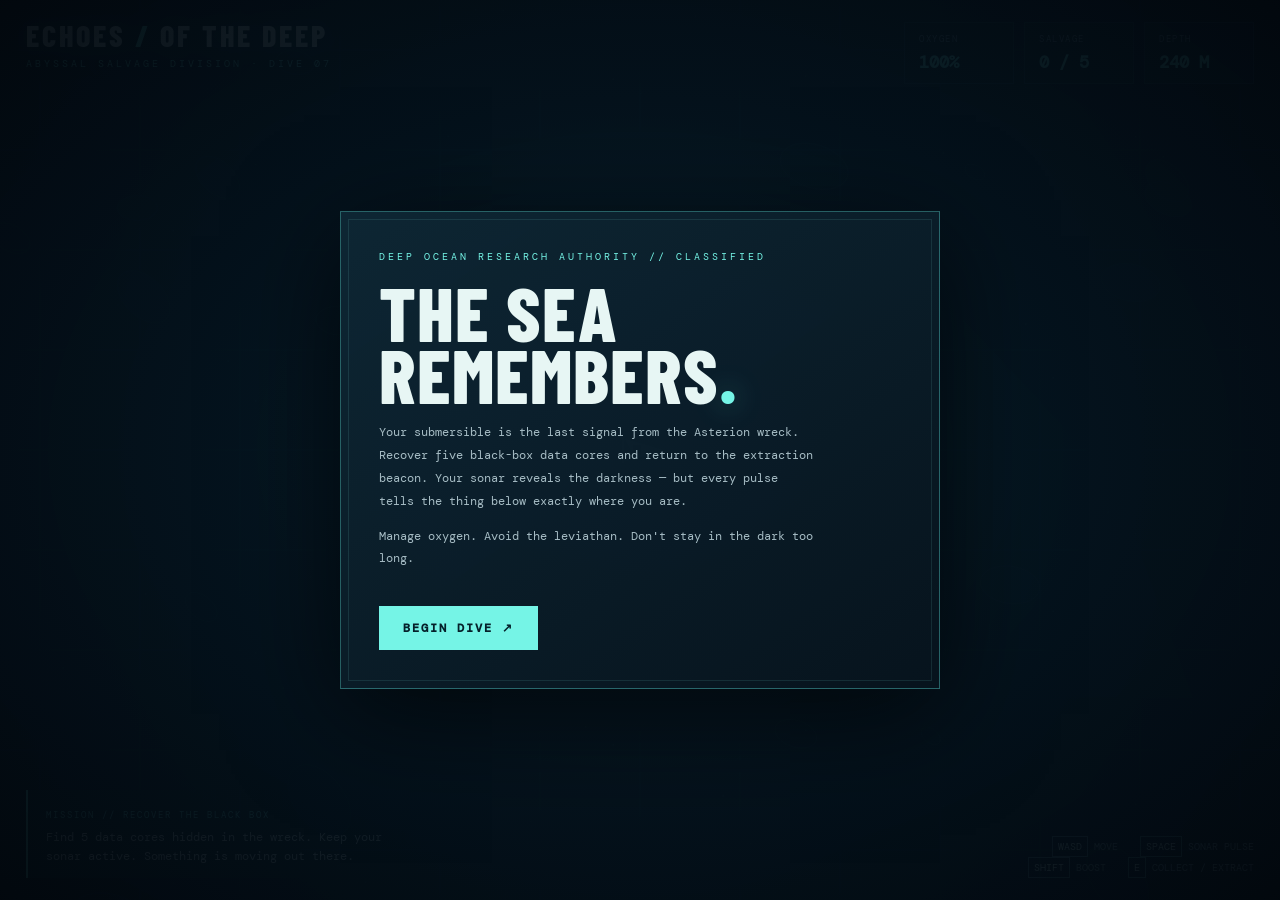
<file: echoes-of-the-deep/index.html>
<!doctype html>
<html lang="en">
<head>
<meta charset="utf-8"><meta name="viewport" content="width=device-width,initial-scale=1">
<title>ECHOES OF THE DEEP — Abyssal Salvage</title>
<link rel="preconnect" href="https://fonts.googleapis.com">
<link href="https://fonts.googleapis.com/css2?family=Barlow+Condensed:wght@500;600;700;800&family=DM+Mono:wght@400;500&display=swap" rel="stylesheet">
<style>
:root{--cyan:#75f4e6;--blue:#399fbd;--ink:#06121d;--panel:#0b1d2a;--muted:#7e9aa7;--white:#e7f6f4}
*{box-sizing:border-box}body{margin:0;background:#030b12;color:var(--white);font-family:'DM Mono',monospace;overflow:hidden}
#game{display:block;width:100vw;height:100vh;cursor:crosshair}
.hud{position:fixed;inset:0;pointer-events:none;padding:22px 26px;display:flex;flex-direction:column;justify-content:space-between}
.top{display:flex;justify-content:space-between;align-items:flex-start;gap:20px}
.brand{font:800 30px 'Barlow Condensed';letter-spacing:3px;line-height:.9;text-shadow:0 0 22px #52d9d566}
.brand small{display:block;font:10px 'DM Mono';letter-spacing:3px;color:var(--cyan);margin-top:8px}
.stats{display:flex;gap:10px}.stat{background:#071722d9;border:1px solid #3a718066;padding:10px 14px;min-width:110px;backdrop-filter:blur(8px)}
.stat label{display:block;color:var(--muted);font-size:9px;letter-spacing:1.5px;margin-bottom:6px}.stat strong{font-size:17px;color:var(--cyan)}
.bottom{display:flex;justify-content:space-between;align-items:flex-end;gap:20px}
.objective{max-width:380px;background:linear-gradient(90deg,#0b1d2add,transparent);padding:12px 18px;border-left:2px solid var(--cyan)}
.objective label{color:var(--cyan);font-size:9px;letter-spacing:2px}.objective div{font-size:12px;line-height:1.6;margin-top:5px}
.controls{font-size:10px;line-height:1.9;color:#a4bac2;text-align:right}.key{display:inline-block;border:1px solid #5c8b98;padding:0 5px;color:#e7ffff;margin-left:4px}
.overlay{position:fixed;inset:0;display:grid;place-items:center;background:radial-gradient(ellipse at center,#071d2be8,#02080ef5);z-index:5}
.card{width:min(600px,calc(100vw - 36px));padding:38px;background:linear-gradient(145deg,#0e2735f2,#07131df5);border:1px solid #4ab5b077;box-shadow:0 25px 100px #000a;position:relative}
.card:before{content:"";position:absolute;inset:7px;border:1px solid #7ceee51c;pointer-events:none}
.kicker{color:var(--cyan);font-size:10px;letter-spacing:3px}
h1{font:800 clamp(48px,9vw,76px)/.82 'Barlow Condensed';letter-spacing:1px;margin:18px 0 16px}
h1 span{color:var(--cyan);text-shadow:0 0 28px #63e7d966}
.desc{color:#a7bdc5;font-size:12px;line-height:1.9;max-width:440px}
button{margin-top:24px;background:var(--cyan);color:#05202a;border:0;padding:14px 24px;font:700 12px 'DM Mono';letter-spacing:2px;cursor:pointer;transition:.2s}
button:hover{background:#d4fff9;transform:translateY(-2px);box-shadow:0 8px 30px #75f4e655}
.hidden{display:none!important}.notice{position:fixed;left:50%;top:22%;transform:translateX(-50%);color:var(--cyan);font-size:11px;letter-spacing:2px;text-shadow:0 0 12px #75f4e6;pointer-events:none;opacity:0;transition:opacity .2s}
@media(max-width:650px){.hud{padding:14px}.brand{font-size:23px}.stats{gap:5px}.stat{min-width:74px;padding:8px}.stat strong{font-size:13px}.stat label{font-size:8px}.controls{font-size:8px}.objective{max-width:230px}.objective div{font-size:10px}}
</style></head>
<body>
<canvas id="game"></canvas>
<div class="hud">
 <div class="top">
  <div class="brand">ECHOES <span style="color:var(--cyan)">/</span> OF THE DEEP<small>ABYSSAL SALVAGE DIVISION · DIVE 07</small></div>
  <div class="stats">
   <div class="stat"><label>OXYGEN</label><strong id="oxygen">100%</strong></div>
   <div class="stat"><label>SALVAGE</label><strong id="salvage">0 / 5</strong></div>
   <div class="stat"><label>DEPTH</label><strong id="depth">240 M</strong></div>
  </div>
 </div>
 <div class="bottom">
  <div class="objective"><label>MISSION // RECOVER THE BLACK BOX</label><div id="mission">Find 5 data cores hidden in the wreck. Keep your sonar active. Something is moving out there.</div></div>
  <div class="controls"><span class="key">WASD</span> MOVE &nbsp; <span class="key">SPACE</span> SONAR PULSE<br><span class="key">SHIFT</span> BOOST &nbsp; <span class="key">E</span> COLLECT / EXTRACT</div>
 </div>
</div>
<div class="notice" id="notice">SONAR PULSE</div>
<div class="overlay" id="intro"><div class="card">
 <div class="kicker">DEEP OCEAN RESEARCH AUTHORITY // CLASSIFIED</div>
 <h1>THE SEA<br>REMEMBERS<span>.</span></h1>
 <p class="desc">Your submersible is the last signal from the Asterion wreck. Recover five black-box data cores and return to the extraction beacon. Your sonar reveals the darkness — but every pulse tells the thing below exactly where you are.</p>
 <p class="desc">Manage oxygen. Avoid the leviathan. Don't stay in the dark too long.</p>
 <button id="start">BEGIN DIVE ↗</button>
</div></div>
<div class="overlay hidden" id="end"><div class="card">
 <div class="kicker" id="endtag">DIVE REPORT // COMPLETE</div><h1 id="endtitle">MISSION<br><span>COMPLETE.</span></h1>
 <p class="desc" id="enddesc">All data cores recovered.</p><button id="again">DIVE AGAIN ↗</button>
</div></div>
<script src="game.js"></script>
</body></html>
</file>
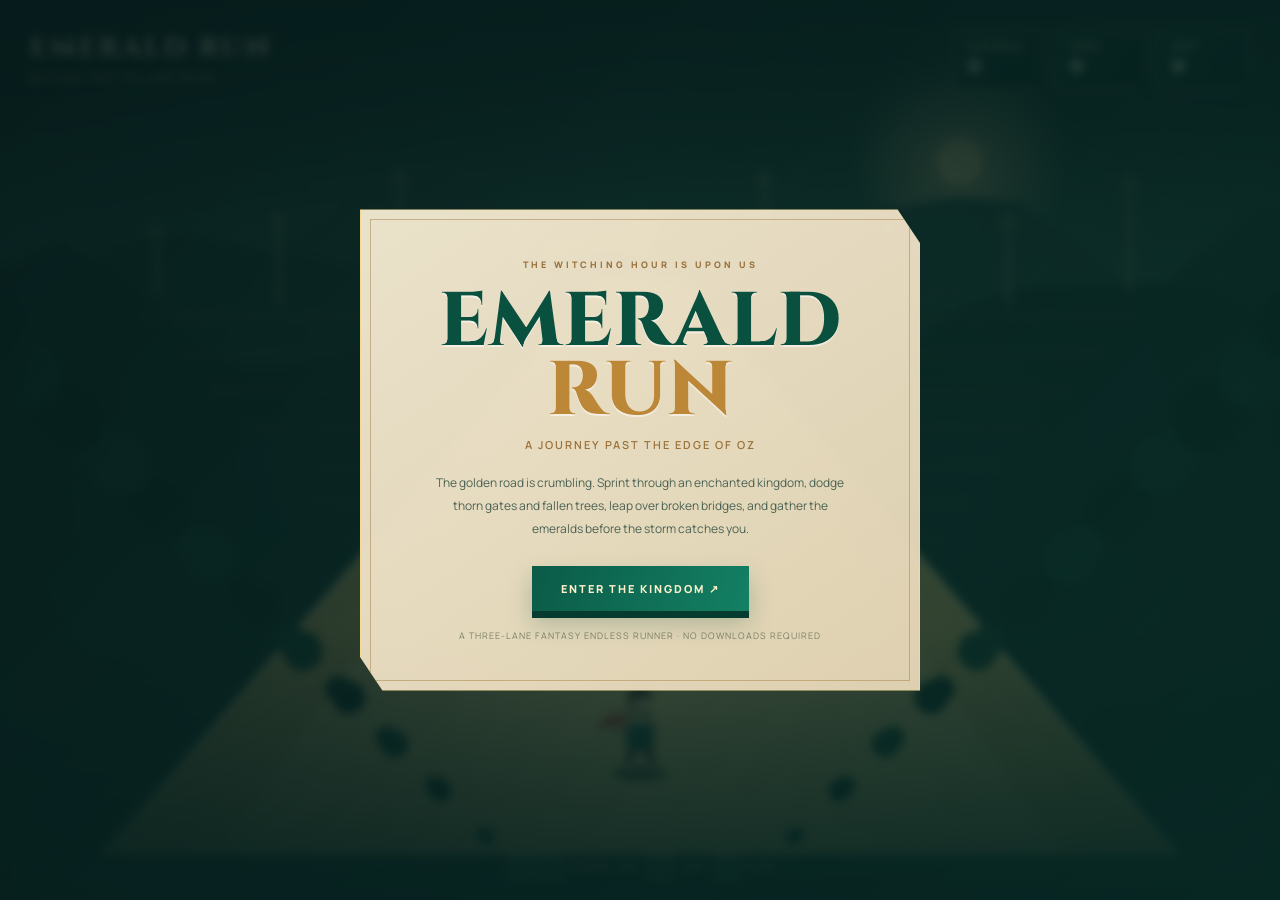
<file: emerald-run/index.html>
<!doctype html>
<html lang="en">
<head>
<meta charset="utf-8"><meta name="viewport" content="width=device-width,initial-scale=1,maximum-scale=1,user-scalable=no">
<title>EMERALD RUN — Beyond the Yellow Road</title>
<link rel="preconnect" href="https://fonts.googleapis.com">
<link href="https://fonts.googleapis.com/css2?family=Cinzel:wght@500;600;700;800&family=Manrope:wght@400;500;600;700;800&display=swap" rel="stylesheet">
<style>
:root{--jade:#0d624d;--deep:#082e29;--mint:#b9e8c9;--gold:#f1c979;--cream:#f5edda;--ink:#173b35}
*{box-sizing:border-box}html,body{margin:0;width:100%;height:100%;overflow:hidden;background:#071d1b;color:var(--cream);font-family:Manrope,system-ui,sans-serif}
#game{position:absolute;inset:0;width:100%;height:100%;display:block}
.vignette{position:absolute;inset:0;pointer-events:none;background:linear-gradient(180deg,#061b1b99 0%,transparent 24%,transparent 70%,#061b1bcc 100%),radial-gradient(ellipse at center,transparent 35%,#03120f66 100%)}
.hud{position:absolute;inset:0;padding:clamp(14px,2.5vw,30px);display:flex;justify-content:space-between;align-items:flex-start;pointer-events:none}
.brand{font:700 clamp(18px,2.3vw,27px) Cinzel,serif;letter-spacing:3px;color:#f6e7c6;text-shadow:0 2px 12px #03140f}
.brand small{display:block;font:700 9px Manrope;letter-spacing:3px;color:#d7bb79;margin-top:5px}
.hudright{display:flex;gap:10px}
.pill{min-width:92px;padding:9px 13px;border:1px solid #f4dc9a66;background:linear-gradient(135deg,#092e27dd,#061d1bd9);box-shadow:0 5px 20px #0004;backdrop-filter:blur(8px);clip-path:polygon(0 0,100% 0,100% 78%,90% 100%,0 100%)}
.pill label{display:block;font-size:8px;font-weight:800;letter-spacing:2px;color:#d9c18d}.pill strong{display:block;font:700 20px Cinzel;color:#fff1ce;margin-top:2px}
.bottom{position:absolute;left:50%;bottom:22px;transform:translateX(-50%);display:flex;gap:8px;align-items:center;pointer-events:none;white-space:nowrap}
.hint{font-size:9px;letter-spacing:1px;color:#e9dfc5aa;text-shadow:0 2px 5px #000}
.key{display:inline-grid;place-items:center;min-width:23px;height:23px;padding:0 6px;border:1px solid #e8d19a77;background:#092a25bb;color:#f4dfad;font-size:9px;margin:0 3px}
.overlay{position:absolute;inset:0;display:grid;place-items:center;padding:20px;background:linear-gradient(135deg,#061b1bd9,#082b26b8);backdrop-filter:blur(5px);z-index:4}
.panel{position:relative;width:min(560px,100%);padding:clamp(26px,5vw,48px);background:linear-gradient(145deg,#f4ead2f5,#e5d6b5f5);color:var(--ink);border:1px solid #f6d990;box-shadow:0 28px 100px #0009;text-align:center;clip-path:polygon(0 0,96% 0,100% 7%,100% 100%,4% 100%,0 93%)}
.panel:before{content:"";position:absolute;inset:9px;border:1px solid #a8874c88;pointer-events:none}
.eyebrow{font-size:9px;font-weight:800;letter-spacing:3px;color:#98713a}
h1{font:800 clamp(40px,9vw,76px)/.9 Cinzel,serif;letter-spacing:1px;margin:17px 0 12px;color:#0a503f;text-shadow:0 2px #fff8}
h1 em{font-style:normal;color:#bd8738}
.subtitle{font:600 11px Manrope;letter-spacing:2px;color:#9b713b}
.copy{max-width:420px;margin:20px auto 0;font-size:12px;line-height:1.9;color:#4c6254}
button{position:relative;margin-top:25px;padding:15px 29px;border:0;background:linear-gradient(110deg,#0b5b47,#138064);color:#fff0cb;font:800 11px Manrope;letter-spacing:2px;cursor:pointer;box-shadow:0 7px 0 #063b30,0 12px 24px #174f3d44;transition:.18s}
button:hover{transform:translateY(-2px);filter:brightness(1.12)}
button:active{transform:translateY(4px);box-shadow:0 3px 0 #063b30}
.smallnote{font-size:9px;color:#7d8068;margin-top:18px;letter-spacing:1px}
.hidden{display:none!important}
#pauseBtn{position:absolute;right:28px;bottom:25px;pointer-events:auto;border:1px solid #f4dc9a66;background:#092e27cc;color:#f4dfad;padding:9px 12px;margin:0;font-size:9px}
@media(max-width:600px){.hud{padding:13px}.hudright{gap:5px}.pill{min-width:65px;padding:7px 8px}.pill strong{font-size:15px}.pill label{font-size:7px}.brand{font-size:16px}.brand small{font-size:7px;letter-spacing:2px}.bottom{bottom:15px}.hint{font-size:8px}.key{height:20px;min-width:20px}#pauseBtn{right:13px;bottom:52px}}
</style></head>
<body>
<canvas id="game"></canvas><div class="vignette"></div>
<div class="hud">
 <div class="brand">EMERALD RUN<small>BEYOND THE YELLOW ROAD</small></div>
 <div class="hudright">
  <div class="pill"><label>DISTANCE</label><strong id="distance">0</strong></div>
  <div class="pill"><label>GEMS</label><strong id="gems">0</strong></div>
  <div class="pill"><label>BEST</label><strong id="best">0</strong></div>
 </div>
</div>
<div class="bottom"><span class="hint"><span class="key">←</span><span class="key">→</span> CHANGE LANE</span><span class="hint"><span class="key">↑</span> JUMP</span><span class="hint"><span class="key">↓</span> SLIDE</span></div>
<button id="pauseBtn" class="hidden">Ⅱ PAUSE</button>
<div class="overlay" id="menu"><div class="panel">
 <div class="eyebrow">THE WITCHING HOUR IS UPON US</div>
 <h1>EMERALD<br><em>RUN</em></h1><div class="subtitle">A JOURNEY PAST THE EDGE OF OZ</div>
 <p class="copy">The golden road is crumbling. Sprint through an enchanted kingdom, dodge thorn gates and fallen trees, leap over broken bridges, and gather the emeralds before the storm catches you.</p>
 <button id="play">ENTER THE KINGDOM ↗</button>
 <div class="smallnote">A THREE-LANE FANTASY ENDLESS RUNNER · NO DOWNLOADS REQUIRED</div>
</div></div>
<div class="overlay hidden" id="result"><div class="panel">
 <div class="eyebrow" id="resulttag">THE ROAD REMEMBERS</div><h1 id="resulttitle">RUN<br><em>ENDED</em></h1>
 <p class="copy" id="resultcopy">The storm has caught up with you.</p>
 <button id="retry">RUN IT BACK ↗</button><div class="smallnote">TIP: JUMP OVER ROOTS · SLIDE UNDER THORN ARCHES</div>
</div></div>
<div class="overlay hidden" id="pause"><div class="panel">
 <div class="eyebrow">TAKE A BREATH, TRAVELLER</div><h1>PAUSED</h1><p class="copy">The yellow road can wait. The storm cannot.</p><button id="resume">CONTINUE RUN ↗</button>
</div></div>
<script src="game.js"></script>
</body></html>
</file>
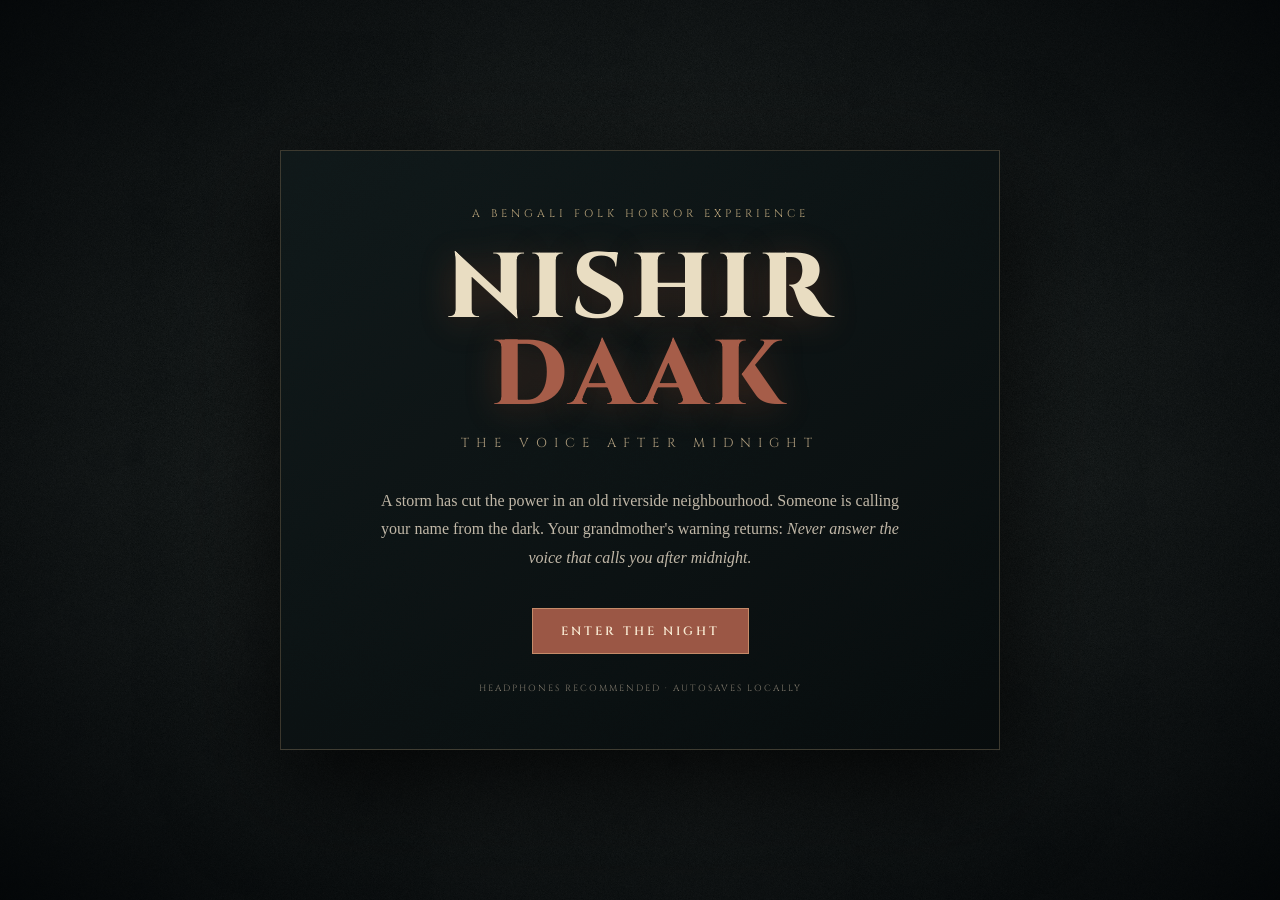
<file: nishir-daak/index.html>
<!doctype html><html lang="en"><head><meta charset="utf-8"><meta name="viewport" content="width=device-width,initial-scale=1"><title>NISHIR DAAK — The Voice After Midnight</title><link rel="stylesheet" href="style.css"></head><body><div id="title" class="overlay"><div class="titlebox"><div class="eyebrow">A BENGALI FOLK HORROR EXPERIENCE</div><h1>NISHIR <em>DAAK</em></h1><p class="subtitle">THE VOICE AFTER MIDNIGHT</p><p class="intro">A storm has cut the power in an old riverside neighbourhood. Someone is calling your name from the dark. Your grandmother's warning returns: <i>Never answer the voice that calls you after midnight.</i></p><button id="start">ENTER THE NIGHT</button><div class="small">HEADPHONES RECOMMENDED · AUTOSAVES LOCALLY</div></div></div><div id="game"><canvas id="screen" width="1280" height="720"></canvas><div class="hud"><div class="topline"><span>12:17 AM · KALIGANJ</span><span id="chapter">CHAPTER I — THE BLACKOUT</span><span id="objective">Find the source of the knocking</span></div><div class="bottomline"><div class="meter"><span>FEAR</span><div><i id="fearbar"></i></div></div><div class="meter"><span>BREATH</span><div><i id="breathbar"></i></div></div><div class="hint" id="hint">WASD MOVE · SHIFT RUN · E INTERACT · F LANTERN</div><button id="sound">SOUND ON</button></div></div><div id="dialogue" class="dialogue hidden"><div class="speaker" id="speaker">GRANDMOTHER</div><div id="line"></div><button id="continue">CONTINUE</button></div><div id="note" class="note hidden"></div><div id="end" class="overlay hidden"><div class="titlebox"><div class="eyebrow">THE NIGHT REMEMBERS</div><h1 id="endingTitle">THE DAWN</h1><p id="endingText"></p><button id="again">RETURN TO THE BEGINNING</button></div></div></div><script src="game.js"></script></body></html>
</file>
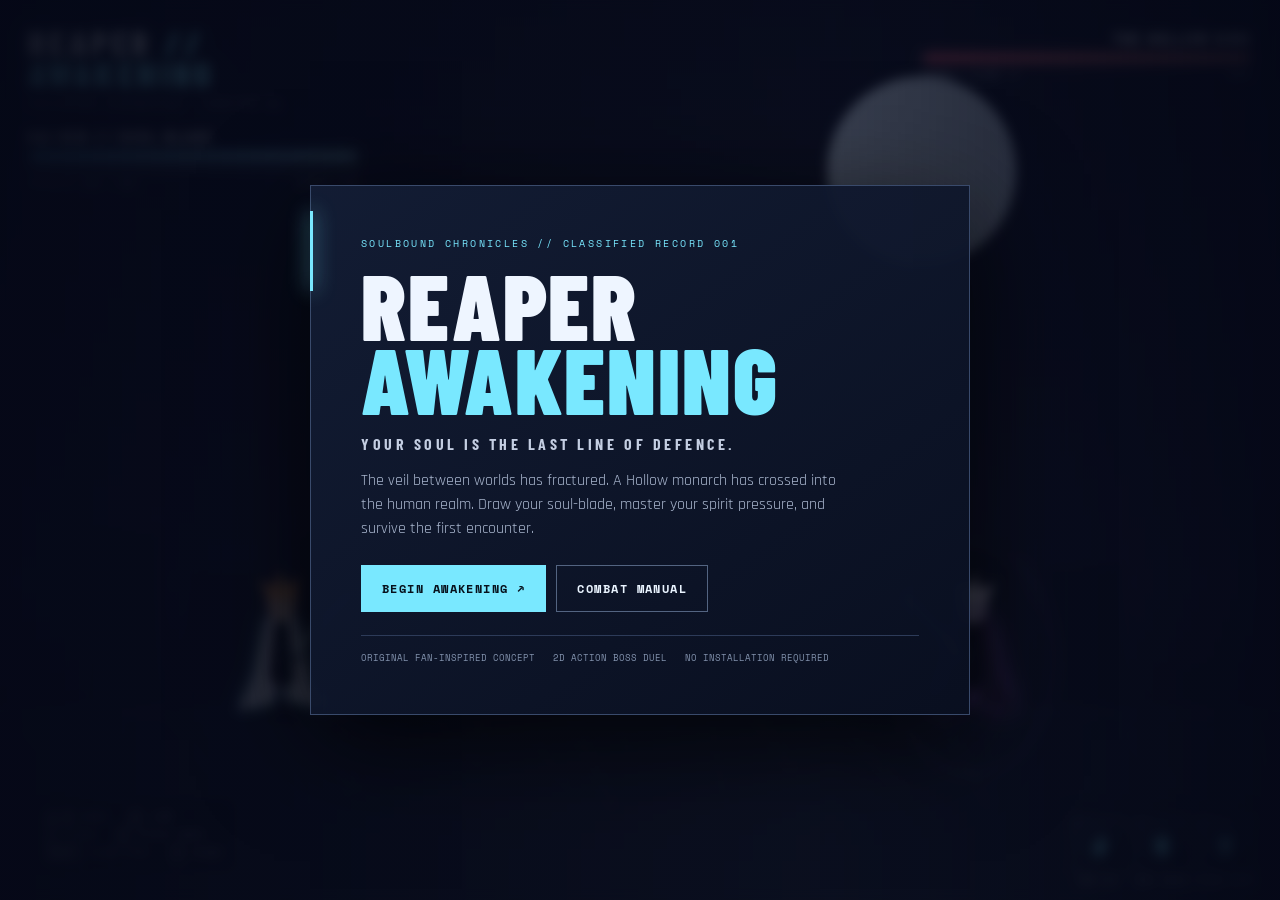
<file: reaper-awakening/index.html>
<!doctype html>
<html lang="en">
<head>
<meta charset="utf-8"><meta name="viewport" content="width=device-width,initial-scale=1">
<meta name="theme-color" content="#080b18">
<title>REAPER: AWAKENING — Spirit Duel</title>
<style>
@import url('https://fonts.googleapis.com/css2?family=Barlow+Condensed:wght@600;700;800;900&family=Rajdhani:wght@500;600;700&family=Space+Mono:wght@400;700&display=swap');
:root{--cyan:#79e8ff;--violet:#c28bff;--red:#ff5a76;--gold:#ffd77b;--ink:#080b18}
*{box-sizing:border-box}html,body{margin:0;width:100%;height:100%;overflow:hidden;background:#070a14;color:#eef5ff;font-family:Rajdhani,sans-serif}
#game{display:block;width:100vw;height:100vh;touch-action:none}
.hud{position:fixed;inset:0;pointer-events:none;padding:clamp(12px,2.2vw,28px);display:flex;flex-direction:column;justify-content:space-between}
.top{display:flex;justify-content:space-between;gap:18px;align-items:flex-start}
.brand{font:900 clamp(20px,3vw,34px)/.9 'Barlow Condensed';letter-spacing:.13em;text-shadow:0 0 22px #79e8ff44}
.brand span{color:var(--cyan)}.sub{font:10px 'Space Mono';letter-spacing:.17em;color:#9ba9c1;margin-top:7px}
.hudblock{width:min(330px,40vw)}.hudname{font:700 17px 'Barlow Condensed';letter-spacing:.12em;margin-bottom:5px}
.boss{text-align:right;margin-left:auto}
.bar{height:10px;background:#1a2338;border:1px solid #53607c;padding:2px;transform:skewX(-13deg)}
.bar i{display:block;height:100%;width:100%;background:linear-gradient(90deg,#ff496c,#ff9d79);box-shadow:0 0 13px #ff496c}
.playerbar i{background:linear-gradient(90deg,#53caff,#b0f5ff);box-shadow:0 0 13px #53caff}
.spbar{margin-top:5px;height:5px}.spbar i{background:linear-gradient(90deg,#9276ff,#e1aaff)}
.stats{display:flex;justify-content:space-between;color:#9ba9c1;font:9px 'Space Mono';margin-top:5px}
.bottom{display:flex;justify-content:space-between;align-items:end;gap:12px}
.controls{font:10px/1.8 'Space Mono';color:#a5b1c9;background:#0b1020c9;border:1px solid #28334d;padding:9px 13px}
kbd{border:1px solid #63718c;border-bottom-width:2px;border-radius:3px;padding:1px 5px;color:white}
.skills{display:flex;gap:9px}
.skill{width:54px;height:54px;border:1px solid #60729a;background:linear-gradient(145deg,#18233e,#090f20);display:grid;place-items:center;position:relative;box-shadow:0 0 20px #0008}
.skill b{font:900 22px 'Barlow Condensed';color:var(--cyan);text-shadow:0 0 12px var(--cyan)}
.skill small{position:absolute;bottom:-16px;font:9px 'Space Mono';color:#aab8d0;white-space:nowrap}
.overlay{position:fixed;inset:0;display:grid;place-items:center;padding:18px;background:linear-gradient(90deg,#050816eF,#080b18b5 65%,#050816eF);backdrop-filter:blur(6px);transition:opacity .25s}
.overlay.hide{opacity:0;pointer-events:none}
.panel{width:min(660px,100%);padding:clamp(24px,5vw,50px);background:linear-gradient(145deg,#131d35f5,#090f20f5);border:1px solid #394a6b;box-shadow:0 25px 100px #000b;position:relative}
.panel:before{content:"";position:absolute;left:-1px;top:25px;width:3px;height:80px;background:var(--cyan);box-shadow:0 0 20px var(--cyan)}
.eyebrow{font:10px 'Space Mono';letter-spacing:.24em;color:var(--cyan);margin-bottom:17px}
h1{font:900 clamp(48px,10vw,92px)/.8 'Barlow Condensed';letter-spacing:.02em;margin:0;text-transform:uppercase}
h1 em{font-style:normal;color:var(--cyan)}
.subtitle{font:700 16px 'Barlow Condensed';letter-spacing:.22em;color:#c4cee2;margin:19px 0 13px}
.desc{font-size:16px;line-height:1.5;color:#a9b6ce;max-width:500px}
.actions{display:flex;gap:10px;flex-wrap:wrap;margin-top:24px}
button{font:700 12px 'Space Mono';letter-spacing:.12em;padding:14px 20px;border:1px solid var(--cyan);background:var(--cyan);color:#06101b;cursor:pointer}
button.alt{background:transparent;color:#eaf4ff;border-color:#536481}
button:hover{filter:brightness(1.12);transform:translateY(-1px)}
.meta{display:flex;gap:18px;flex-wrap:wrap;border-top:1px solid #2d3b59;margin-top:23px;padding-top:15px;font:9px 'Space Mono';color:#8292ad}
.toast{position:fixed;top:22%;left:50%;transform:translate(-50%,-10px);font:700 15px 'Space Mono';letter-spacing:.18em;color:#d8f7ff;text-shadow:0 0 18px #79e8ff;opacity:0;transition:.2s;pointer-events:none;white-space:nowrap}
.toast.show{opacity:1;transform:translate(-50%,0)}
@media(max-width:650px){.hud{padding:10px}.hudname{font-size:13px}.hudblock{width:42vw}.bar{height:8px}.controls{font-size:8px;padding:6px}.skill{width:40px;height:40px}.skill b{font-size:18px}.sub{font-size:8px}}
</style>
</head>
<body>
<canvas id="game"></canvas>
<div class="hud">
 <div class="top">
  <div class="hudblock">
   <div class="brand">REAPER <span>// AWAKENING</span></div><div class="sub">SOULBOUND CHRONICLES · CHAPTER 01</div>
   <div style="margin-top:15px" class="hudname">KAI REN // SOUL-BLADE</div>
   <div class="bar playerbar"><i id="hp"></i></div><div class="bar spbar"><i id="sp"></i></div>
   <div class="stats"><span id="hptext">VITALITY 100 / 100</span><span id="sptext">SPIRIT 100</span></div>
  </div>
  <div class="hudblock boss">
   <div class="hudname" id="bossname">THE HOLLOW KING</div>
   <div class="bar"><i id="bosshp"></i></div>
   <div class="stats"><span>ANOMALY CLASS: S</span><span id="bosstext">100%</span></div>
  </div>
 </div>
 <div class="bottom">
  <div class="controls"><kbd>A</kbd><kbd>D</kbd> MOVE &nbsp; <kbd>W</kbd> JUMP<br><kbd>J</kbd> SLASH &nbsp; <kbd>K</kbd> SPIRIT WAVE<br><kbd>SHIFT</kbd> FLASH STEP &nbsp; <kbd>P</kbd> PAUSE</div>
  <div class="skills"><div class="skill"><b>J</b><small>ZEN CUT</small></div><div class="skill"><b>K</b><small>SOUL WAVE</small></div><div class="skill"><b>⇧</b><small>FLASH STEP</small></div></div>
 </div>
</div>
<div class="toast" id="toast">SPIRIT PRESSURE RISING</div>
<div class="overlay" id="overlay"><div class="panel">
 <div class="eyebrow">SOULBOUND CHRONICLES // CLASSIFIED RECORD 001</div>
 <h1>REAPER<br><em>AWAKENING</em></h1>
 <div class="subtitle">YOUR SOUL IS THE LAST LINE OF DEFENCE.</div>
 <p class="desc">The veil between worlds has fractured. A Hollow monarch has crossed into the human realm. Draw your soul-blade, master your spirit pressure, and survive the first encounter.</p>
 <div class="actions"><button id="main">BEGIN AWAKENING ↗</button><button class="alt" id="manual">COMBAT MANUAL</button></div>
 <div class="meta"><span>ORIGINAL FAN-INSPIRED CONCEPT</span><span>2D ACTION BOSS DUEL</span><span>NO INSTALLATION REQUIRED</span></div>
</div></div>
<script>
(()=>{
const c=document.querySelector('#game'),x=c.getContext('2d'),$=id=>document.getElementById(id);
let W=innerWidth,H=innerHeight,D=devicePixelRatio||1;
function resize(){W=innerWidth;H=innerHeight;c.width=W*D;c.height=H*D;x.setTransform(D,0,0,D,0,0)}addEventListener('resize',resize);resize();
const clamp=(v,a,b)=>Math.max(a,Math.min(b,v)),rand=(a,b)=>a+Math.random()*(b-a),TAU=Math.PI*2;
let mode='menu',keys={},mouseDown=false,player,boss,shots=[],enemyShots=[],particles=[],rings=[],tick=0,last=0,shake=0,flash=0,slashCD=0,waveCD=0,dashCD=0,score=0,high=+(localStorage.reaperHigh||0);
const floorY=()=>H*.79;
function reset(){player={x:W*.22,y:floorY(),vx:0,vy:0,hp:100,sp:100,face:1,ground:true,inv:0,attack:0,attackCD:0,dash:0};boss={x:W*.76,y:floorY(),hp:1000,max:1000,phase:0,timer:1.4,attack:'idle',hit:0};shots=[];enemyShots=[];particles=[];rings=[];score=0;shake=0;slashCD=0;waveCD=0;dashCD=0;hud()}
function hud(){$('hp').style.width=player.hp+'%';$('sp').style.width=player.sp+'%';$('hptext').textContent=`VITALITY ${Math.ceil(player.hp)} / 100`;$('sptext').textContent=`SPIRIT ${Math.floor(player.sp)}`;$('bosshp').style.width=(boss.hp/boss.max*100)+'%';$('bosstext').textContent=Math.ceil(boss.hp/boss.max*100)+'%'}
function toast(t){$('toast').textContent=t;$('toast').classList.add('show');setTimeout(()=>$('toast').classList.remove('show'),1200)}
function burst(px,py,color,n=14,power=180){for(let i=0;i<n;i++){let a=rand(0,TAU),v=rand(power*.15,power);particles.push({x:px,y:py,vx:Math.cos(a)*v,vy:Math.sin(a)*v,life:rand(.2,.7),max:.7,color,r:rand(1,4)})}}
function ring(px,py,color){rings.push({x:px,y:py,r:8,life:.45,color})}
function damageBoss(amount){boss.hp=Math.max(0,boss.hp-amount);boss.hit=.13;score+=amount;shake=Math.max(shake,3);if(boss.hp<=0)win()}
function damagePlayer(amount){if(player.inv>0||mode!=='play')return;player.hp-=amount;player.inv=.75;shake=9;flash=.18;burst(player.x,player.y,'#ff5278',18,230);if(player.hp<=0){player.hp=0;gameOver()}hud()}
function slash(){if(player.attackCD>0)return;player.attack=.19;player.attackCD=.34;let hit=Math.abs(boss.x-player.x)<145&&Math.abs(boss.y-player.y)<100&&player.face===(boss.x>player.x?1:-1);burst(player.x+player.face*55,player.y-35,'#b8f4ff',9,120);if(hit){damageBoss(46);burst(boss.x-20,boss.y-55,'#c89aff',12,170)}}
function wave(){if(player.sp<25||waveCD>0)return;player.sp-=25;waveCD=.75;shots.push({x:player.x+player.face*28,y:player.y-45,vx:player.face*610,life:1.5,r:18});burst(player.x+player.face*30,player.y-45,'#7de9ff',18,210);hud()}
function dash(){if(dashCD>0)return;player.dash=.18;player.inv=.25;dashCD=.9;player.x+=player.face*145;player.x=clamp(player.x,35,W-35);burst(player.x-player.face*30,player.y-30,'#a7edff',14,160)}
function bossAttack(){let distance=Math.abs(player.x-boss.x);if(boss.hp<boss.max*.48)boss.phase=1;
if(distance>230){boss.attack='charge';boss.timer=.8}else if(Math.random()<.5){boss.attack='slam';boss.timer=.9}else{boss.attack='burst';boss.timer=1.1}}
function update(dt){tick+=dt;if(mode!=='play')return;
player.attackCD-=dt;player.inv-=dt;player.dash-=dt;slashCD-=dt;waveCD-=dt;dashCD-=dt;player.sp=Math.min(100,player.sp+dt*5);
let move=(keys.d?1:0)-(keys.a?1:0);if(move)player.face=move;let speed=player.dash>0?950:330;
player.vx=move*speed;player.x=clamp(player.x+player.vx*dt,28,W-28);
if(keys.w&&player.ground){player.vy=-590;player.ground=false}
player.vy+=1450*dt;player.y+=player.vy*dt;if(player.y>=floorY()){player.y=floorY();player.vy=0;player.ground=true}
if(keys.j){keys.j=false;slash()}if(keys.k){keys.k=false;wave()}if(keys.shift){keys.shift=false;dash()}
if(boss.attack==='idle'){boss.timer-=dt;if(boss.timer<=0)bossAttack()}
else{boss.timer-=dt;if(boss.attack==='charge'){boss.x+=(player.x>boss.x?1:-1)*260*dt;if(boss.timer<=0){if(Math.abs(player.x-boss.x)<75)damagePlayer(22);boss.attack='idle';boss.timer=1.1}}
else if(boss.attack==='slam'){if(boss.timer<.27&&boss.timer+dt>=.27){ring(boss.x,floorY()-5,'#c78bff');shake=8;if(Math.abs(player.x-boss.x)<210&&player.ground)damagePlayer(20)}if(boss.timer<=0){boss.attack='idle';boss.timer=rand(.8,1.4)}}
else if(boss.attack==='burst'){if(boss.timer<.6&&boss.timer+dt>=.6){for(let i=-1;i<=1;i++)enemyShots.push({x:boss.x-25,y:boss.y-80,vx:-330,vy:i*105-15,life:1.8,r:10});burst(boss.x,boss.y-80,'#c78bff',18,140)}if(boss.timer<=0){boss.attack='idle';boss.timer=rand(.8,1.5)}}}
boss.hit=Math.max(0,boss.hit-dt);
shots.forEach(s=>{s.x+=s.vx*dt;s.life-=dt;if(Math.abs(s.x-boss.x)<bossR()+s.r&&Math.abs(s.y-(boss.y-50))<65){damageBoss(80);burst(s.x,s.y,'#8feeff',18,210);s.life=0}});shots=shots.filter(s=>s.life>0&&s.x>-40&&s.x<W+40);
enemyShots.forEach(s=>{s.x+=s.vx*dt;s.y+=s.vy*dt;s.life-=dt;if(Math.hypot(s.x-player.x,s.y-(player.y-40))<s.r+22){damagePlayer(13);s.life=0}});enemyShots=enemyShots.filter(s=>s.life>0);
particles.forEach(p=>{p.x+=p.vx*dt;p.y+=p.vy*dt;p.vx*=Math.pow(.1,dt);p.vy*=Math.pow(.1,dt);p.life-=dt});particles=particles.filter(p=>p.life>0);
rings.forEach(r=>{r.r+=450*dt;r.life-=dt});rings=rings.filter(r=>r.life>0);shake=Math.max(0,shake-26*dt);flash=Math.max(0,flash-dt);hud()}
function bossR(){return boss.phase?58:50}
function win(){mode='win';high=Math.max(high,score);localStorage.reaperHigh=high;show('THE KING FALLS','The Hollow monarch dissolves into a storm of spirit ash. The breach is sealed... for now.','PLAY AGAIN ↗')}
function gameOver(){mode='over';show('SOUL EXTINGUISHED','Your spirit pressure fades. The Hollow King remains. Regroup and return stronger.','RETRY ↗')}
function show(title,desc,btn){$('overlay').classList.remove('hide');$('overlay').querySelector('h1').innerHTML=title.replace(' ','<br><em>');$('overlay').querySelector('.subtitle').textContent=desc;$('overlay').querySelector('.desc').textContent=`FINAL DAMAGE ${Math.floor(score).toLocaleString()} // BEST ${Math.floor(high).toLocaleString()}`;$('main').textContent=btn;$('manual').style.display='none'}
function pause(){if(mode==='play'){mode='pause';show('BATTLE PAUSED','The spirit realm waits.','RESUME ↗')}else if(mode==='pause'){mode='play';$('overlay').classList.add('hide')}}
addEventListener('keydown',e=>{let k=e.key.toLowerCase();keys[k]=true;if(k==='p')pause();if([' ','arrowleft','arrowright','arrowup','arrowdown'].includes(k))e.preventDefault()});
addEventListener('keyup',e=>keys[e.key.toLowerCase()]=false);
$('main').onclick=()=>{if(mode==='pause'){mode='play';$('overlay').classList.add('hide')}else{reset();mode='play';$('overlay').classList.add('hide');toast('SPIRIT PRESSURE RISING')}};
$('manual').onclick=()=>{$('overlay').querySelector('h1').innerHTML='COMBAT<br><em>MANUAL</em>';$('overlay').querySelector('.subtitle').textContent='MASTER THE THREE PILLARS';$('overlay').querySelector('.desc').textContent='A / D to move. W to jump over ground slams. J for a close-range soul-blade cut. K to spend spirit energy on a ranged wave. SHIFT to flash-step through danger. Watch the boss tell animations before attacking.';$('main').textContent='I AM READY';$('manual').style.display='none'};
function drawBackground(){let g=x.createLinearGradient(0,0,0,H);g.addColorStop(0,'#090e25');g.addColorStop(.65,'#171b39');g.addColorStop(1,'#090d1a');x.fillStyle=g;x.fillRect(0,0,W,H);
 // moon and distant skyline
 x.fillStyle='#d6e9ff';x.globalAlpha=.8;x.beginPath();x.arc(W*.72,H*.19,Math.min(W,H)*.105,0,TAU);x.fill();x.globalAlpha=1;
 x.fillStyle='#11172c';for(let i=0;i<16;i++){let bx=i*W/12-(W/10),bh=randSeed(i)*H*.25;x.fillRect(bx,floorY()-bh,W/17,bh)}
 x.strokeStyle='#38446a';x.globalAlpha=.5;x.lineWidth=2;x.beginPath();x.moveTo(0,floorY());x.lineTo(W,floorY());x.stroke();x.globalAlpha=1;
 // floor reflections
 x.fillStyle='#121a31';x.fillRect(0,floorY()+2,W,H-floorY());for(let i=0;i<25;i++){let xx=(i*137+tick*25)%W;x.strokeStyle=i%2?'#55648c':'#b0d9ff';x.globalAlpha=.07;x.beginPath();x.moveTo(xx,floorY()+randSeed(i)*20);x.lineTo(xx+randSeed(i+7)*60,floorY()+randSeed(i+2)*100);x.stroke()}x.globalAlpha=1}
function randSeed(n){let v=Math.sin(n*127.1+311.7)*43758.5453;return v-Math.floor(v)}
function drawFighter(p,enemy=false){let px=p.x,py=p.y,face=enemy?-1:p.face;
 x.save();x.translate(px,py);x.scale(face,1);
 if(enemy){let pulse=1+Math.sin(tick*5)*.035;x.scale(pulse,pulse)}
 // shadow
 x.fillStyle='#03050b';x.globalAlpha=.55;x.beginPath();x.ellipse(0,0,42,9,0,0,TAU);x.fill();x.globalAlpha=1;
 // robe/body silhouette
 x.shadowColor=enemy?'#b56bff':'#78dfff';x.shadowBlur=enemy?24:13;
 x.fillStyle=enemy?(boss.hit?'#fff':'#302044'):'#e8efff';
 x.beginPath();x.moveTo(-15,-94);x.lineTo(14,-94);x.lineTo(29,-28);x.lineTo(47,-3);x.lineTo(8,-10);x.lineTo(0,-35);x.lineTo(-10,-7);x.lineTo(-43,-1);x.lineTo(-27,-37);x.closePath();x.fill();x.shadowBlur=0;
 // inner uniform
 x.fillStyle=enemy?'#0d1023':'#10182a';x.beginPath();x.moveTo(-7,-89);x.lineTo(7,-89);x.lineTo(13,-32);x.lineTo(0,-19);x.lineTo(-12,-34);x.closePath();x.fill();
 // head
 x.fillStyle=enemy?'#c6b9e2':'#e9c4ad';x.beginPath();x.ellipse(0,-108,15,18,0,0,TAU);x.fill();
 // hair
 x.fillStyle=enemy?'#eeeaff':'#f0a45e';x.beginPath();x.moveTo(-15,-113);x.lineTo(-22,-132);x.lineTo(-7,-124);x.lineTo(-2,-141);x.lineTo(5,-124);x.lineTo(17,-135);x.lineTo(15,-111);x.closePath();x.fill();
 // sword
 x.strokeStyle='#c9f7ff';x.lineWidth=4;x.beginPath();x.moveTo(12,-57);x.lineTo(70,-120);x.stroke();x.strokeStyle='#586c8b';x.lineWidth=7;x.beginPath();x.moveTo(8,-60);x.lineTo(19,-49);x.stroke();
 // eyes
 x.fillStyle='#182035';x.fillRect(5,-111,4,2);
 x.restore()}
function draw(){x.save();if(shake)x.translate(rand(-shake,shake),rand(-shake,shake));drawBackground();
 // aura rings
 x.globalAlpha=.17+Math.sin(tick*3)*.06;x.strokeStyle='#bc88ff';x.lineWidth=3;x.beginPath();x.ellipse(boss.x,boss.y-52,75+Math.sin(tick*2)*8,115,0,0,TAU);x.stroke();x.globalAlpha=1;
 // boss attack telegraph
 if(boss.attack==='slam'||boss.attack==='charge'){x.fillStyle='#ff5278';x.globalAlpha=.13+Math.sin(tick*25)*.08;x.fillRect(boss.attack==='charge'?Math.min(player.x,boss.x)-30:boss.x-190,floorY()-4,boss.attack==='charge'?Math.abs(player.x-boss.x)+60:380,5);x.globalAlpha=1}
 drawFighter(player);drawFighter(boss,true);
 shots.forEach(s=>{x.shadowColor='#7de9ff';x.shadowBlur=22;x.fillStyle='#b8f5ff';x.beginPath();x.ellipse(s.x,s.y,26,10,0,0,TAU);x.fill();x.shadowBlur=0});
 enemyShots.forEach(s=>{x.shadowColor='#c28bff';x.shadowBlur=20;x.fillStyle='#d9a8ff';x.beginPath();x.arc(s.x,s.y,s.r,0,TAU);x.fill();x.shadowBlur=0});
 if(player.attack>0){x.save();x.translate(player.x+player.face*28,player.y-55);x.scale(player.face,1);x.strokeStyle='#c7f7ff';x.shadowColor='#75e8ff';x.shadowBlur=28;x.lineWidth=9;x.beginPath();x.arc(0,0,76,-1.05,.85);x.stroke();x.restore();player.attack-=.016}
 particles.forEach(p=>{x.globalAlpha=Math.max(0,p.life/p.max);x.fillStyle=p.color;x.shadowColor=p.color;x.shadowBlur=10;x.beginPath();x.arc(p.x,p.y,p.r,0,TAU);x.fill()});x.globalAlpha=1;x.shadowBlur=0;
 rings.forEach(r=>{x.globalAlpha=r.life/.45;x.strokeStyle=r.color;x.lineWidth=5;x.beginPath();x.ellipse(r.x,floorY(),r.r,r.r*.17,0,0,TAU);x.stroke()});x.globalAlpha=1;
 if(player.inv>0&&Math.floor(tick*20)%2===0){x.fillStyle='#b9f5ff';x.globalAlpha=.14;x.beginPath();x.arc(player.x,player.y-60,55,0,TAU);x.fill();x.globalAlpha=1}
 x.restore();if(flash>0){x.fillStyle='#ff4d76';x.globalAlpha=flash*1.8;x.fillRect(0,0,W,H);x.globalAlpha=1}}
function loop(now){let dt=Math.min((now-last)/1000||0,.033);last=now;update(dt);draw();requestAnimationFrame(loop)}reset();requestAnimationFrame(loop);
})();
</script>
</body></html>
</file>
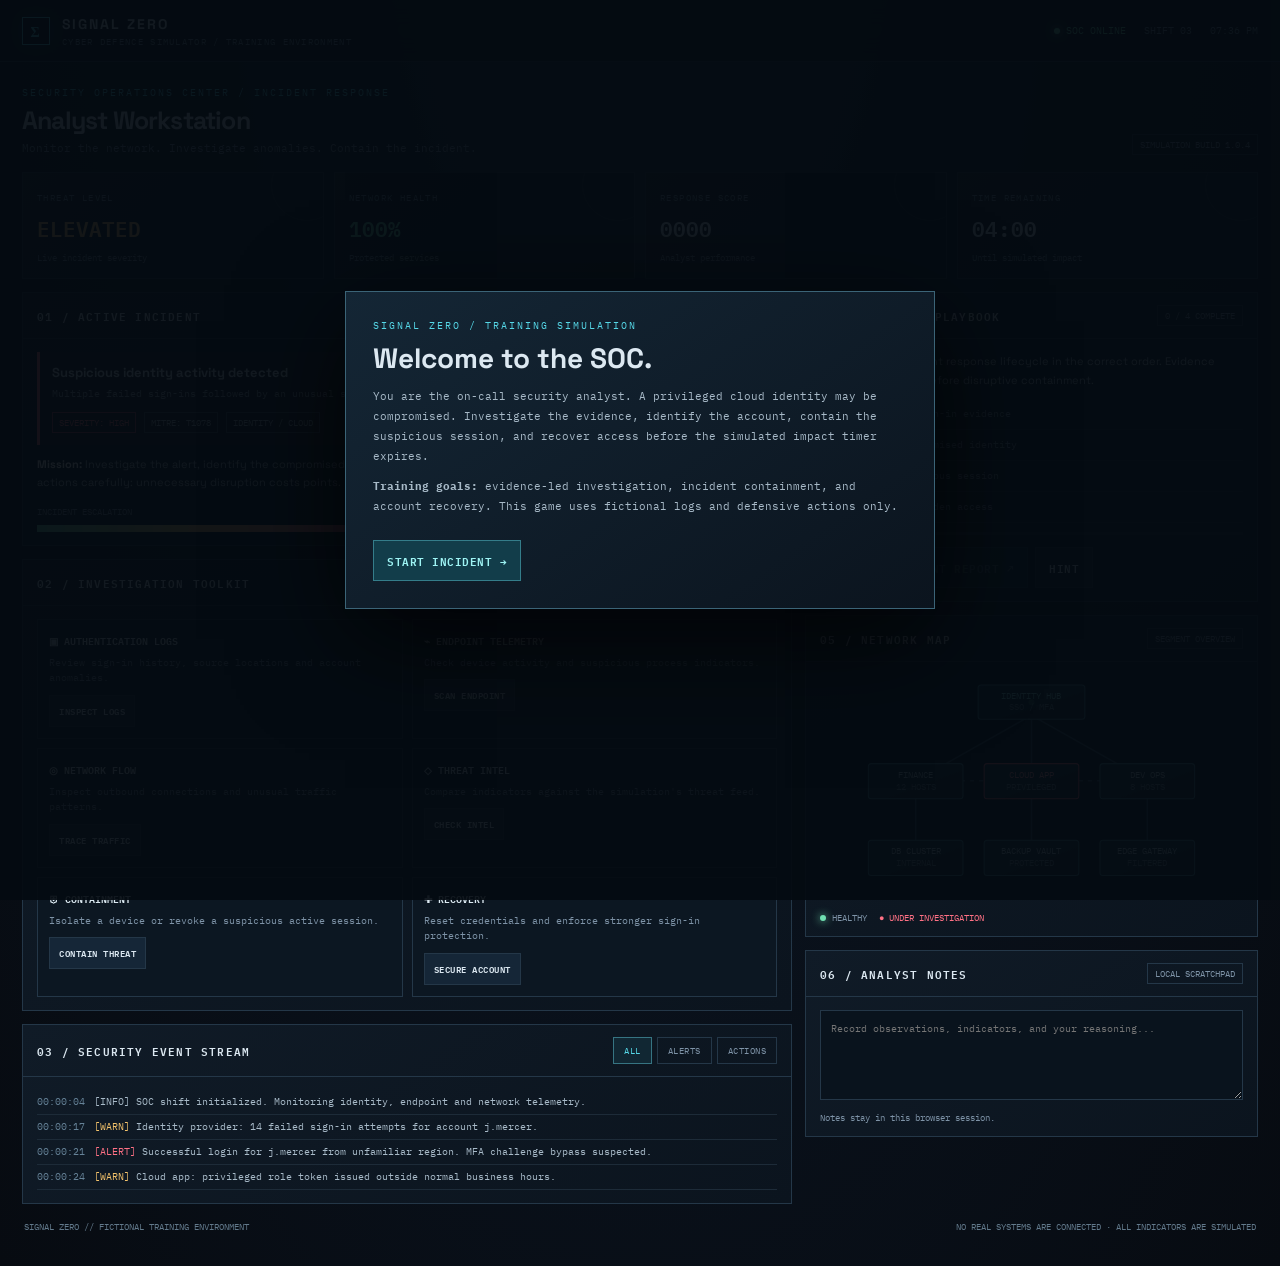
<file: signal-zero-soc/index.html>
<!doctype html>
<html lang="en">
<head>
<meta charset="utf-8"><meta name="viewport" content="width=device-width,initial-scale=1">
<title>SIGNAL ZERO — SOC Operations</title>
<link rel="preconnect" href="https://fonts.googleapis.com">
<link href="https://fonts.googleapis.com/css2?family=IBM+Plex+Mono:wght@400;500;600&family=Space+Grotesk:wght@400;500;600;700&display=swap" rel="stylesheet">
<style>
:root{--bg:#080d14;--panel:#0e1722;--panel2:#111e2b;--line:#243748;--muted:#7e93a7;--text:#dce8f1;--cyan:#56d8e8;--green:#70e0b1;--amber:#f4c36b;--red:#ff7185;--blue:#7ea9ff}
*{box-sizing:border-box}body{margin:0;background:radial-gradient(ellipse at 50% -20%,#183348 0,#0a121d 48%,#070b11 100%);color:var(--text);font-family:'Space Grotesk',sans-serif;min-height:100vh}
button{font:600 11px 'IBM Plex Mono';letter-spacing:.5px;border:1px solid var(--line);background:#152637;color:var(--text);padding:10px 13px;cursor:pointer;transition:.15s}
button:hover{border-color:var(--cyan);color:#fff;background:#1a3546}button:disabled{opacity:.35;cursor:not-allowed}
.topbar{height:62px;border-bottom:1px solid var(--line);background:#080f18eF;display:flex;align-items:center;justify-content:space-between;padding:0 22px;position:sticky;top:0;z-index:3;backdrop-filter:blur(12px)}
.brand{display:flex;align-items:center;gap:12px;font-weight:700;letter-spacing:2px;font-size:14px}.mark{width:28px;height:28px;border:1px solid var(--cyan);display:grid;place-items:center;color:var(--cyan);font:600 14px 'IBM Plex Mono';box-shadow:0 0 18px #56d8e822}
.brand small{display:block;font:9px 'IBM Plex Mono';color:var(--muted);letter-spacing:1.3px;margin-top:3px}
.topright{display:flex;align-items:center;gap:18px;font:10px 'IBM Plex Mono';color:var(--muted)}.live{color:var(--green)}.dot{display:inline-block;width:6px;height:6px;border-radius:50%;background:var(--green);margin-right:6px;box-shadow:0 0 9px var(--green)}
.wrap{max-width:1440px;margin:auto;padding:20px 22px 30px}
.heading{display:flex;align-items:flex-end;justify-content:space-between;margin:4px 0 17px;gap:15px}.eyebrow{font:10px 'IBM Plex Mono';letter-spacing:2px;color:var(--cyan)}h1{font-size:25px;margin:5px 0 0;letter-spacing:-.8px}.sub{font:11px 'IBM Plex Mono';color:var(--muted);margin-top:5px}
.stats{display:grid;grid-template-columns:repeat(4,1fr);gap:10px;margin-bottom:13px}.stat{background:linear-gradient(135deg,#111f2c,#0c1621);border:1px solid var(--line);padding:12px 14px;position:relative;overflow:hidden}.stat:after{content:"";position:absolute;right:-20px;top:-24px;width:70px;height:70px;border:1px solid #56d8e81c;border-radius:50%}.stat label{font:9px 'IBM Plex Mono';color:var(--muted);letter-spacing:1.4px}.stat strong{display:block;font:600 21px 'IBM Plex Mono';margin-top:5px}.stat small{font:9px 'IBM Plex Mono';color:var(--muted)}
.layout{display:grid;grid-template-columns: minmax(0,1.7fr) minmax(300px,1fr);gap:13px;align-items:start}.panel{background:linear-gradient(145deg,#101b27,#0b141e);border:1px solid var(--line);margin-bottom:13px;min-width:0}.ph{display:flex;justify-content:space-between;align-items:center;padding:12px 14px;border-bottom:1px solid var(--line);gap:10px}.ph h2{font:600 11px 'IBM Plex Mono';letter-spacing:1.2px;margin:0}.tag{font:9px 'IBM Plex Mono';color:var(--muted);border:1px solid var(--line);padding:4px 7px}.body{padding:13px 14px}.alert{border-left:3px solid var(--amber);background:#30261955;padding:12px;margin-bottom:10px}.alert.critical{border-color:var(--red);background:#351b2855}.alert h3{margin:0 0 5px;font-size:13px}.alert p{margin:0;color:#9eafbd;font:10px/1.65 'IBM Plex Mono'}.alertmeta{display:flex;gap:8px;flex-wrap:wrap;margin-top:9px}.pill{font:9px 'IBM Plex Mono';padding:4px 6px;border:1px solid #465869;color:#aebdca}.pill.high{color:var(--red);border-color:#a74b5c}.pill.med{color:var(--amber);border-color:#8c7042}
.grid2{display:grid;grid-template-columns:1fr 1fr;gap:9px}.tool{padding:11px;border:1px solid var(--line);background:#0c1722;min-height:83px}.tool strong{font:600 10px 'IBM Plex Mono';display:block;margin-bottom:6px;color:#dceaf2}.tool p{font:10px/1.55 'IBM Plex Mono';color:var(--muted);margin:0 0 9px}.tool button{padding:7px 9px;font-size:9px}
.tabs{display:flex;gap:5px}.tab{padding:7px 10px;font:9px 'IBM Plex Mono';color:var(--muted);background:transparent}.tab.active{color:var(--cyan);border-color:#367482;background:#112733}
.log{font:10px/1.8 'IBM Plex Mono';color:#a8bac8;max-height:235px;overflow:auto}.logline{padding:3px 0;border-bottom:1px solid #1d2b38}.time{color:#668398;margin-right:9px}.bad{color:var(--red)}.good{color:var(--green)}.warn{color:var(--amber)}
.meter{height:7px;background:#1b2b39;margin-top:8px;overflow:hidden}.meter span{display:block;height:100%;background:linear-gradient(90deg,var(--green),var(--amber),var(--red));width:0%;transition:width .3s}
.objective{font-size:11px;line-height:1.7;color:#b7c8d4}.objective strong{color:#fff}.check{display:flex;gap:9px;padding:8px 0;border-bottom:1px solid #1d2b38;font:10px 'IBM Plex Mono';color:var(--muted)}.check.done{color:var(--green)}.check .box{width:14px;height:14px;border:1px solid #526b7e;display:grid;place-items:center;flex-shrink:0}.check.done .box{background:#174b40;border-color:var(--green)}
.progress{height:3px;background:#1d2b38;margin-top:9px}.progress span{display:block;height:100%;background:var(--cyan);width:0%;transition:.3s}
.actionrow{display:flex;gap:7px;flex-wrap:wrap;margin-top:12px}.primary{background:#123d4a;border-color:#347d8a;color:#9ff5f5}.danger{border-color:#874654;color:#ff9aaa;background:#321b25}.success{border-color:#36785f;color:#9cf1c9;background:#123329}
.footer{display:flex;justify-content:space-between;gap:12px;color:#62798b;font:9px 'IBM Plex Mono';padding:4px 2px}
.overlay{position:fixed;inset:0;z-index:10;background:#050b12eF;display:grid;place-items:center;padding:18px}.modal{width:min(590px,100%);border:1px solid #3b6477;background:linear-gradient(145deg,#142635,#0b141e);padding:27px;box-shadow:0 30px 100px #000b}.modal h2{font-size:28px;margin:8px 0}.modal p{color:#a8bac8;font:11px/1.8 'IBM Plex Mono'}.modal .kicker{color:var(--cyan);font:10px 'IBM Plex Mono';letter-spacing:2px}.modal button{margin-top:12px}.hidden{display:none!important}
.toast{position:fixed;bottom:18px;left:50%;transform:translateX(-50%);background:#132d39;border:1px solid #3a8390;color:#c8ffff;padding:10px 16px;font:10px 'IBM Plex Mono';z-index:20;opacity:0;transition:.2s;pointer-events:none}
@media(max-width:900px){.layout{grid-template-columns:1fr}.stats{grid-template-columns:repeat(2,1fr)}}
@media(max-width:560px){.wrap{padding:14px 11px}.topbar{padding:0 12px}.topright{gap:8px;font-size:8px}.brand{font-size:11px}.heading{align-items:flex-start;flex-direction:column}.stats{gap:7px}.stat{padding:10px}.stat strong{font-size:17px}.grid2{grid-template-columns:1fr}.tabs{flex-wrap:wrap}}
</style></head>
<body>
<header class="topbar">
 <div class="brand"><div class="mark">Σ</div><div>SIGNAL ZERO<small>CYBER DEFENCE SIMULATOR / TRAINING ENVIRONMENT</small></div></div>
 <div class="topright"><span><i class="dot"></i><span class="live">SOC ONLINE</span></span><span>SHIFT 03</span><span id="clock">00:00</span></div>
</header>
<main class="wrap">
 <div class="heading"><div><div class="eyebrow">SECURITY OPERATIONS CENTER / INCIDENT RESPONSE</div><h1>Analyst Workstation</h1><div class="sub">Monitor the network. Investigate anomalies. Contain the incident.</div></div><div class="tag">SIMULATION BUILD 1.0.4</div></div>
 <section class="stats">
  <div class="stat"><label>THREAT LEVEL</label><strong id="threat" style="color:var(--amber)">ELEVATED</strong><small>Live incident severity</small></div>
  <div class="stat"><label>NETWORK HEALTH</label><strong id="health" style="color:var(--green)">100%</strong><small>Protected services</small></div>
  <div class="stat"><label>RESPONSE SCORE</label><strong id="score">0000</strong><small>Analyst performance</small></div>
  <div class="stat"><label>TIME REMAINING</label><strong id="timer">04:00</strong><small>Until simulated impact</small></div>
 </section>
 <div class="layout">
  <div>
   <section class="panel">
    <div class="ph"><h2>01 / ACTIVE INCIDENT</h2><span class="tag" id="caseid">CASE SZ-2049</span></div>
    <div class="body">
     <div class="alert critical" id="incident"><h3>Suspicious identity activity detected</h3><p>Multiple failed sign-ins followed by an unusual successful login. A privileged account may be compromised.</p><div class="alertmeta"><span class="pill high">SEVERITY: HIGH</span><span class="pill">MITRE: T1078</span><span class="pill">IDENTITY / CLOUD</span></div></div>
     <div class="objective" id="brief"><strong>Mission:</strong> Investigate the alert, identify the compromised account, contain the suspicious session, and restore safe access. Choose actions carefully: unnecessary disruption costs points.</div>
     <div style="display:flex;justify-content:space-between;margin-top:14px;font:9px 'IBM Plex Mono';color:var(--muted)"><span>INCIDENT ESCALATION</span><span id="risklabel">42 / 100</span></div><div class="meter"><span id="riskbar" style="width:42%"></span></div>
    </div>
   </section>
   <section class="panel">
    <div class="ph"><h2>02 / INVESTIGATION TOOLKIT</h2><span class="tag">DEFENSIVE ACTIONS</span></div>
    <div class="body"><div class="grid2" id="tools">
     <div class="tool"><strong>▣ AUTHENTICATION LOGS</strong><p>Review sign-in history, source locations and account anomalies.</p><button data-action="logs">INSPECT LOGS</button></div>
     <div class="tool"><strong>⌁ ENDPOINT TELEMETRY</strong><p>Check device activity and suspicious process indicators.</p><button data-action="endpoint">SCAN ENDPOINT</button></div>
     <div class="tool"><strong>◎ NETWORK FLOW</strong><p>Inspect outbound connections and unusual traffic patterns.</p><button data-action="network">TRACE TRAFFIC</button></div>
     <div class="tool"><strong>◇ THREAT INTEL</strong><p>Compare indicators against the simulation's threat feed.</p><button data-action="intel">CHECK INTEL</button></div>
     <div class="tool"><strong>⛨ CONTAINMENT</strong><p>Isolate a device or revoke a suspicious active session.</p><button data-action="contain">CONTAIN THREAT</button></div>
     <div class="tool"><strong>✚ RECOVERY</strong><p>Reset credentials and enforce stronger sign-in protection.</p><button data-action="recover">SECURE ACCOUNT</button></div>
    </div></div>
   </section>
   <section class="panel">
    <div class="ph"><h2>03 / SECURITY EVENT STREAM</h2><div class="tabs"><button class="tab active" data-tab="all">ALL</button><button class="tab" data-tab="alerts">ALERTS</button><button class="tab" data-tab="actions">ACTIONS</button></div></div>
    <div class="body"><div class="log" id="logs"></div></div>
   </section>
  </div>
  <div>
   <section class="panel">
    <div class="ph"><h2>04 / RESPONSE PLAYBOOK</h2><span class="tag" id="stepcount">0 / 4 COMPLETE</span></div>
    <div class="body">
     <div class="objective">Complete the incident response lifecycle in the correct order. Evidence must be collected before disruptive containment.</div>
     <div id="checklist" style="margin-top:10px">
      <div class="check" data-step="investigate"><span class="box"></span><span>Investigate sign-in evidence</span></div>
      <div class="check" data-step="identify"><span class="box"></span><span>Identify compromised identity</span></div>
      <div class="check" data-step="contain"><span class="box"></span><span>Contain suspicious session</span></div>
      <div class="check" data-step="recover"><span class="box"></span><span>Recover and harden access</span></div>
     </div><div class="progress"><span id="progress"></span></div>
     <div class="actionrow"><button class="primary" id="submit" disabled>SUBMIT INCIDENT REPORT ↗</button><button id="hint">HINT</button></div>
    </div>
   </section>
   <section class="panel">
    <div class="ph"><h2>05 / NETWORK MAP</h2><span class="tag">SEGMENT OVERVIEW</span></div>
    <div class="body">
     <svg viewBox="0 0 420 230" width="100%" role="img" aria-label="Simplified network map">
      <defs><linearGradient id="node" x2="1" y2="1"><stop stop-color="#183d4d"/><stop offset="1" stop-color="#102331"/></linearGradient></defs>
      <g stroke="#36596c" stroke-width="1.4" fill="none"><path d="M210 40 L95 105 L95 180 M210 40 L210 105 L210 180 M210 40 L325 105 L325 180"/><path d="M95 105 L210 105 L325 105" stroke-dasharray="4 5"/></g>
      <g font-family="IBM Plex Mono" font-size="9" text-anchor="middle">
       <rect x="157" y="10" width="106" height="34" rx="3" fill="url(#node)" stroke="#4e94a5"/><text x="210" y="24" fill="#8be7e9">IDENTITY HUB</text><text x="210" y="35" fill="#718d9d">SSO / MFA</text>
       <rect x="48" y="88" width="94" height="35" rx="3" fill="url(#node)" stroke="#4e94a5"/><text x="95" y="102" fill="#b8d3e2">FINANCE</text><text x="95" y="114" fill="#718d9d">12 HOSTS</text>
       <rect x="163" y="88" width="94" height="35" rx="3" fill="url(#node)" stroke="#ff7185" id="cloudbox"/><text x="210" y="102" fill="#ff9baa">CLOUD APP</text><text x="210" y="114" fill="#718d9d">PRIVILEGED</text>
       <rect x="278" y="88" width="94" height="35" rx="3" fill="url(#node)" stroke="#4e94a5"/><text x="325" y="102" fill="#b8d3e2">DEV OPS</text><text x="325" y="114" fill="#718d9d">8 HOSTS</text>
       <rect x="48" y="164" width="94" height="35" rx="3" fill="url(#node)" stroke="#4e94a5"/><text x="95" y="178" fill="#b8d3e2">DB CLUSTER</text><text x="95" y="190" fill="#718d9d">INTERNAL</text>
       <rect x="163" y="164" width="94" height="35" rx="3" fill="url(#node)" stroke="#4e94a5"/><text x="210" y="178" fill="#b8d3e2">BACKUP VAULT</text><text x="210" y="190" fill="#718d9d">PROTECTED</text>
       <rect x="278" y="164" width="94" height="35" rx="3" fill="url(#node)" stroke="#4e94a5"/><text x="325" y="178" fill="#b8d3e2">EDGE GATEWAY</text><text x="325" y="190" fill="#718d9d">FILTERED</text>
      </g>
      <circle cx="210" cy="27" r="3" fill="#70e0b1"><animate attributeName="opacity" values="1;.25;1" dur="2s" repeatCount="indefinite"/></circle>
     </svg>
     <div style="display:flex;gap:12px;flex-wrap:wrap;font:9px 'IBM Plex Mono';color:var(--muted)"><span><i class="dot"></i>HEALTHY</span><span style="color:var(--red)">● UNDER INVESTIGATION</span></div>
    </div>
   </section>
   <section class="panel">
    <div class="ph"><h2>06 / ANALYST NOTES</h2><span class="tag">LOCAL SCRATCHPAD</span></div>
    <div class="body"><textarea id="notes" placeholder="Record observations, indicators, and your reasoning..." style="width:100%;height:90px;resize:vertical;background:#09131d;border:1px solid var(--line);color:var(--text);padding:10px;font:10px/1.6 'IBM Plex Mono';outline:none"></textarea><div style="font:9px 'IBM Plex Mono';color:var(--muted);margin-top:7px">Notes stay in this browser session.</div></div>
   </section>
  </div>
 </div>
 <div class="footer"><span>SIGNAL ZERO // FICTIONAL TRAINING ENVIRONMENT</span><span>NO REAL SYSTEMS ARE CONNECTED · ALL INDICATORS ARE SIMULATED</span></div>
</main>
<div class="overlay hidden" id="startscreen"><div class="modal"><div class="kicker">SIGNAL ZERO / TRAINING SIMULATION</div><h2>Welcome to the SOC.</h2><p>You are the on-call security analyst. A privileged cloud identity may be compromised. Investigate the evidence, identify the account, contain the suspicious session, and recover access before the simulated impact timer expires.</p><p><b>Training goals:</b> evidence-led investigation, incident containment, and account recovery. This game uses fictional logs and defensive actions only.</p><button class="primary" id="begin">START INCIDENT →</button></div></div>
<div class="overlay hidden" id="finish"><div class="modal"><div class="kicker" id="finishkicker">INCIDENT CLOSED</div><h2 id="finishtitle">Good work, analyst.</h2><p id="finishtext"></p><button id="restart">RUN ANOTHER SHIFT ↗</button></div></div>
<div class="toast" id="toast"></div>
<script src="game.js"></script>
</body></html>
</file>
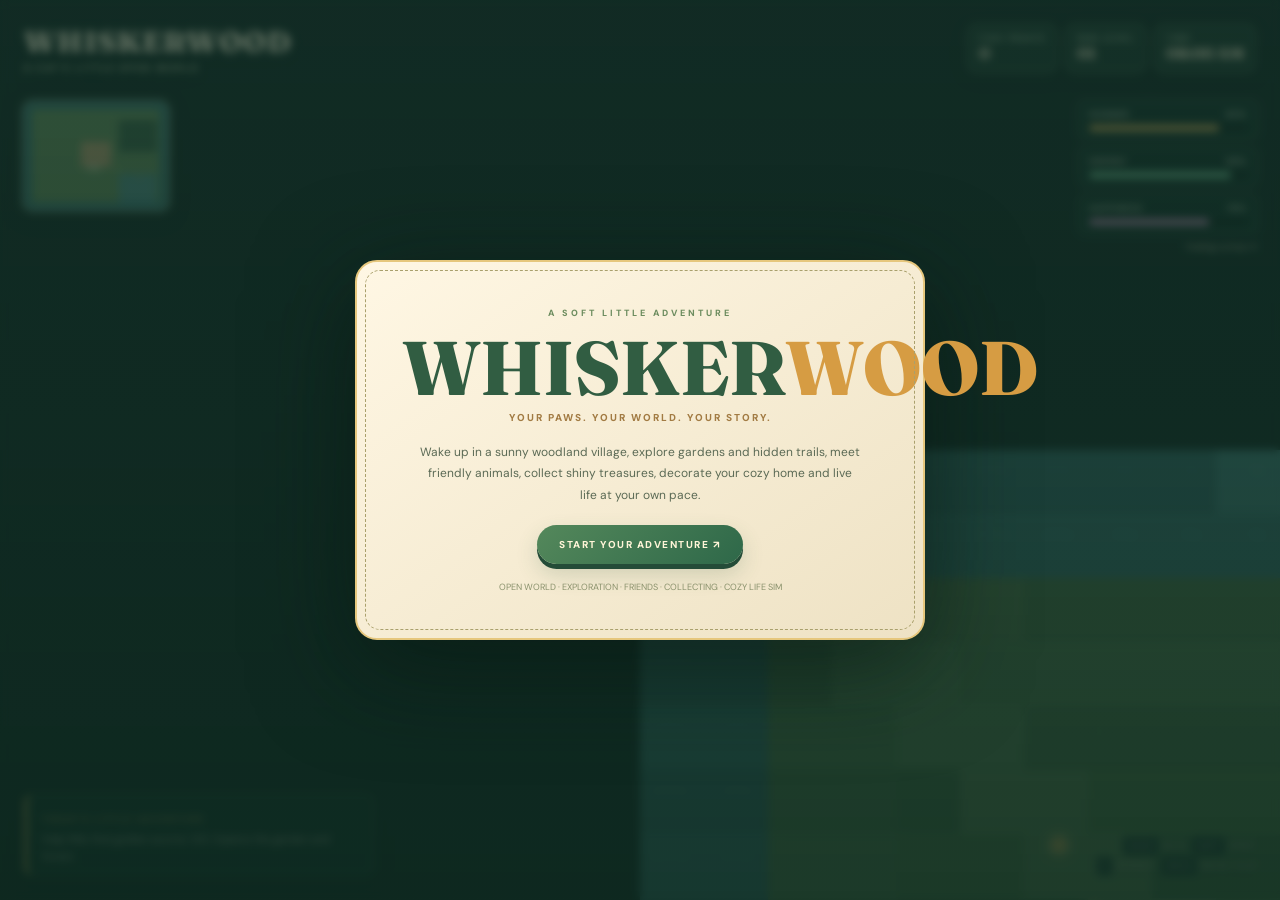
<file: whiskerwood-open-world/index.html>
<!doctype html>
<html lang="en">
<head>
<meta charset="utf-8"><meta name="viewport" content="width=device-width,initial-scale=1,maximum-scale=1,user-scalable=no">
<title>WHISKERWOOD — A Cat's Little World</title>
<link rel="preconnect" href="https://fonts.googleapis.com">
<link href="https://fonts.googleapis.com/css2?family=DM+Sans:wght@400;500;600;700;800&family=Fraunces:opsz,wght@9..144,600;9..144,700;9..144,800&display=swap" rel="stylesheet">
<style>
:root{--ink:#293d34;--cream:#f8f2df;--leaf:#4f8761;--gold:#e9bd66;--soft:#a9c9a5;--panel:#fff8e9}
*{box-sizing:border-box}html,body{margin:0;width:100%;height:100%;overflow:hidden;background:#152c25;color:var(--cream);font-family:'DM Sans',sans-serif}canvas{display:block;width:100%;height:100%;position:absolute;inset:0}
.hud{position:absolute;inset:0;pointer-events:none;padding:clamp(12px,2vw,24px);display:flex;flex-direction:column;justify-content:space-between}
.top{display:flex;justify-content:space-between;align-items:flex-start;gap:10px}.logo{font:800 clamp(19px,2.7vw,29px) Fraunces,serif;letter-spacing:1px;color:#fff3d6;text-shadow:0 3px 12px #17372b}.logo small{display:block;font:700 9px 'DM Sans';letter-spacing:2px;color:#d9e8b6;margin-top:3px}
.topright{display:flex;gap:7px;flex-wrap:wrap;justify-content:flex-end}.chip{background:#203f32df;border:1px solid #d5e2b755;padding:8px 11px;min-width:76px;box-shadow:0 4px 16px #0b211955;backdrop-filter:blur(7px);border-radius:10px}.chip label{display:block;font-size:8px;letter-spacing:1.5px;color:#c3d7b3;font-weight:800}.chip strong{font:700 16px Fraunces;color:#fff1cf}
.bottom{display:flex;align-items:flex-end;justify-content:space-between;gap:10px}.quest{background:#173a2fdc;border:1px solid #c5dba155;border-left:4px solid #e9bd66;padding:11px 14px;border-radius:9px;max-width:350px;box-shadow:0 5px 20px #0b211955}.quest label{font-size:8px;letter-spacing:2px;color:#f0ca7c;font-weight:800}.quest div{font-size:11px;line-height:1.5;margin-top:4px;color:#f8f0d8}.controls{font-size:9px;line-height:2;color:#f8f1d5;text-align:right;text-shadow:0 2px 6px #18372c}.key{display:inline-block;background:#244b39;border:1px solid #c2d6a477;border-radius:4px;padding:0 5px;margin-left:3px}
.side{position:absolute;right:22px;top:100px;width:180px;pointer-events:none}.meter{background:#17372bdc;border:1px solid #c4d7a455;padding:8px 10px;margin-bottom:7px;border-radius:8px}.meterhead{display:flex;justify-content:space-between;font-size:8px;font-weight:800;letter-spacing:1px;color:#e7edce}.bar{height:6px;background:#10271e;margin-top:6px;border-radius:8px;overflow:hidden}.bar span{display:block;height:100%;width:70%;border-radius:8px;transition:width .2s}.mood{font-size:9px;color:#f5e7c4;text-align:right;margin-top:7px;text-shadow:0 2px 6px #18372c}
.actionhint{position:absolute;left:50%;bottom:105px;transform:translateX(-50%);padding:8px 13px;background:#17372be8;border:1px solid #d5e2b777;border-radius:20px;font-size:10px;color:#fff4d8;white-space:nowrap;opacity:0;transition:.2s;pointer-events:none}
#minimap{position:absolute;left:22px;top:100px;width:148px;height:112px;border:2px solid #d5dfaeaa;border-radius:10px;background:#193d2ccc;box-shadow:0 5px 20px #0b211955;pointer-events:none}
.menu{position:absolute;inset:0;display:grid;place-items:center;padding:18px;background:linear-gradient(180deg,#102b24a8,#0d281fd9);backdrop-filter:blur(4px);z-index:5}.card{width:min(570px,100%);background:linear-gradient(145deg,#fff7e4,#eee2c4);color:#34483a;padding:clamp(25px,5vw,45px);border:2px solid #e6c77d;border-radius:22px;box-shadow:0 25px 100px #071a12aa;text-align:center;position:relative}.card:before{content:"";position:absolute;inset:8px;border:1px dashed #a9a06c;border-radius:15px;pointer-events:none}.eyebrow{font-size:9px;font-weight:800;letter-spacing:3px;color:#6c8c5e}.card h1{font:800 clamp(44px,9vw,76px)/.9 Fraunces;margin:15px 0 8px;color:#315d42}.card h1 span{color:#d69c43}.subtitle{font-size:10px;letter-spacing:2px;color:#a27b43;font-weight:800}.card p{font-size:12px;line-height:1.8;color:#5b6a55;max-width:440px;margin:18px auto}
button{border:0;border-radius:24px;padding:13px 22px;background:linear-gradient(135deg,#54885b,#2e6849);color:#fff5d8;font:800 10px 'DM Sans';letter-spacing:1.5px;cursor:pointer;box-shadow:0 5px 0 #244c38,0 10px 22px #315d4233;transition:.15s}button:hover{transform:translateY(-2px);filter:brightness(1.08)}button:active{transform:translateY(3px);box-shadow:0 2px 0 #244c38}
.tiny{font-size:9px;color:#89916c;margin-top:17px}.hidden{display:none!important}
.panel{position:absolute;z-index:4;left:50%;top:50%;transform:translate(-50%,-50%);width:min(440px,calc(100% - 28px));background:#fff6e6;color:#34483a;border:2px solid #d9bd78;border-radius:17px;padding:22px;box-shadow:0 20px 80px #071a12bb}.panel h2{font:700 25px Fraunces;margin:0 0 6px}.panel p{font-size:11px;line-height:1.7;color:#64735e}.panel .row{display:flex;justify-content:space-between;align-items:center;gap:10px;border-bottom:1px solid #dfd6bd;padding:9px 0;font-size:11px}.panel button{margin-top:12px}
.toast{position:absolute;top:75px;left:50%;transform:translateX(-50%);padding:9px 15px;background:#fff4d9;color:#34523c;border:1px solid #d5b66d;border-radius:22px;font-size:10px;font-weight:800;opacity:0;transition:.2s;pointer-events:none;z-index:6;white-space:nowrap}
@media(max-width:650px){.hud{padding:10px}.logo{font-size:17px}.logo small{font-size:7px}.chip{min-width:58px;padding:6px 7px}.chip label{font-size:7px}.chip strong{font-size:13px}.side{top:86px;right:10px;width:125px}.meter{padding:6px}.meterhead{font-size:7px}#minimap{top:86px;left:10px;width:112px;height:85px}.bottom{align-items:flex-end}.quest{max-width:220px;padding:8px 10px}.quest div{font-size:9px}.controls{font-size:7px}.actionhint{bottom:92px}}
</style></head>
<body>
<canvas id="world"></canvas>
<div class="hud">
 <div class="top"><div class="logo">WHISKERWOOD<small>A CAT'S LITTLE OPEN WORLD</small></div><div class="topright">
  <div class="chip"><label>FISH TREATS</label><strong id="coins">0</strong></div><div class="chip"><label>PAW LEVEL</label><strong id="level">01</strong></div><div class="chip"><label>TIME</label><strong id="clock">08:00 AM</strong></div>
 </div></div>
 <canvas id="minimap" width="296" height="224"></canvas>
 <div class="side">
  <div class="meter"><div class="meterhead"><span>HUNGER</span><span id="hungerN">82%</span></div><div class="bar"><span id="hungerB" style="background:#e8b95f;width:82%"></span></div></div>
  <div class="meter"><div class="meterhead"><span>ENERGY</span><span id="energyN">90%</span></div><div class="bar"><span id="energyB" style="background:#83d5a0;width:90%"></span></div></div>
  <div class="meter"><div class="meterhead"><span>HAPPINESS</span><span id="happyN">76%</span></div><div class="bar"><span id="happyB" style="background:#df9bcb;width:76%"></span></div></div>
  <div class="mood" id="mood">Feeling curious ✦</div>
 </div>
 <div class="bottom"><div class="quest"><label id="questTitle">TODAY'S LITTLE ADVENTURE</label><div id="questText">Find the village square and say hello to the locals.</div></div><div class="controls"><span class="key">WASD</span> MOVE <span class="key">SHIFT</span> SPRINT<br><span class="key">E</span> INTERACT <span class="key">SPACE</span> MEOW / PLAY</div></div>
</div>
<div class="actionhint" id="hint"></div><div class="toast" id="toast"></div>
<div class="menu" id="start"><div class="card"><div class="eyebrow">A SOFT LITTLE ADVENTURE</div><h1>WHISKER<span>WOOD</span></h1><div class="subtitle">YOUR PAWS. YOUR WORLD. YOUR STORY.</div><p>Wake up in a sunny woodland village, explore gardens and hidden trails, meet friendly animals, collect shiny treasures, decorate your cozy home and live life at your own pace.</p><button id="begin">START YOUR ADVENTURE ↗</button><div class="tiny">OPEN WORLD · EXPLORATION · FRIENDS · COLLECTING · COZY LIFE SIM</div></div></div>
<div class="panel hidden" id="interact"><h2 id="interTitle">A friendly hello</h2><p id="interText">A character has something to say.</p><div id="interOptions"></div><button id="closePanel">CLOSE</button></div>
<div class="menu hidden" id="gameover"><div class="card"><div class="eyebrow">A CATNAP WAS NEEDED</div><h1>GOOD <span>NAP!</span></h1><p>You curled up for a little rest. Your adventure is still waiting whenever you are ready.</p><button id="wake">WAKE UP ↗</button></div></div>
<script src="game.js"></script>
</body></html>
</file>
<file: nishir-daak/style.css>
@import url('https://fonts.googleapis.com/css2?family=Cinzel:wght@400;600;800&family=Hind+Siliguri:wght@400;600&display=swap');
*{box-sizing:border-box}html,body{margin:0;width:100%;height:100%;overflow:hidden;background:#080d10;color:#e9dfca;font-family:Georgia,serif}#game{position:relative;width:100vw;height:100vh;display:none;background:#080d10}canvas{width:100%;height:100%;display:block;image-rendering: auto}.overlay{position:fixed;inset:0;z-index:10;display:grid;place-items:center;background:radial-gradient(ellipse at 50% 48%,rgba(22,37,39,.55),rgba(2,5,7,.97)),url('assets/old_plaster.jpg') center/cover}.titlebox{width:min(720px,90vw);padding:55px 50px;text-align:center;border:1px solid #87765b66;background:linear-gradient(145deg,#10191aeF,#070c0deF);box-shadow:0 30px 100px #000c}.eyebrow,.small,.speaker{font:11px 'Cinzel',serif;letter-spacing:4px;color:#b9a47b}.titlebox h1{font:800 clamp(48px,9vw,92px)/.95 'Cinzel',serif;letter-spacing:5px;margin:25px 0 10px;color:#e9ddc2;text-shadow:0 4px 35px #a34e2e55}.titlebox h1 em{font-style:normal;color:#a65d49}.subtitle{font:13px 'Cinzel',serif;letter-spacing:7px;color:#ad9b7c}.intro{max-width:530px;margin:35px auto;color:#c0b7a7;line-height:1.8;font-size:16px}button{background:#9b5745;color:#f7e8d1;border:1px solid #c58b69;padding:14px 28px;font:600 12px 'Cinzel',serif;letter-spacing:3px;cursor:pointer;transition:.2s}button:hover{background:#bd7257;transform:translateY(-2px)}.small{margin-top:28px;font-size:9px;letter-spacing:2px;color:#817a6d}#game .hud{position:absolute;inset:0;pointer-events:none}.topline{position:absolute;top:0;left:0;right:0;padding:18px 25px;display:flex;justify-content:space-between;background:linear-gradient(#05090bdc,transparent);font:10px 'Cinzel',serif;letter-spacing:2px;color:#d2c3a6}.bottomline{position:absolute;bottom:0;left:0;right:0;padding:18px 25px;display:flex;align-items:center;gap:22px;background:linear-gradient(transparent,#05090bed);font:10px 'Cinzel',serif;letter-spacing:2px}.meter{display:flex;align-items:center;gap:10px}.meter div{width:105px;height:5px;background:#3a3730}.meter i{display:block;height:100%;width:20%;background:#a85c4c;transition:width .2s}.meter:nth-child(2) i{background:#9d9a71}.hint{margin-left:auto;color:#b6aa94}#sound{pointer-events:auto;padding:8px 12px;font-size:9px}.dialogue,.note{position:absolute;z-index:4;left:50%;bottom:85px;transform:translateX(-50%);width:min(700px,90vw);padding:24px 30px;background:#080e10f2;border:1px solid #8d7957;box-shadow:0 15px 50px #000b;line-height:1.7;color:#e4dac6}.speaker{margin-bottom:10px}.dialogue button{float:right;padding:9px 18px;margin-top:12px}.note{top:50%;bottom:auto;transform:translate(-50%,-50%);max-width:500px;text-align:center;background:#d5c6a6;color:#29251f;font:16px/1.8 'Hind Siliguri',serif;box-shadow:0 20px 80px #000}.note button{margin-top:16px}.hidden{display:none!important}@media(max-width:700px){.topline{font-size:8px;padding:12px;gap:8px}.bottomline{padding:10px;gap:8px;flex-wrap:wrap}.hint{width:100%;order:3;text-align:center;font-size:8px}.meter div{width:65px}.titlebox{padding:38px 22px}.intro{font-size:14px}}
</file>
